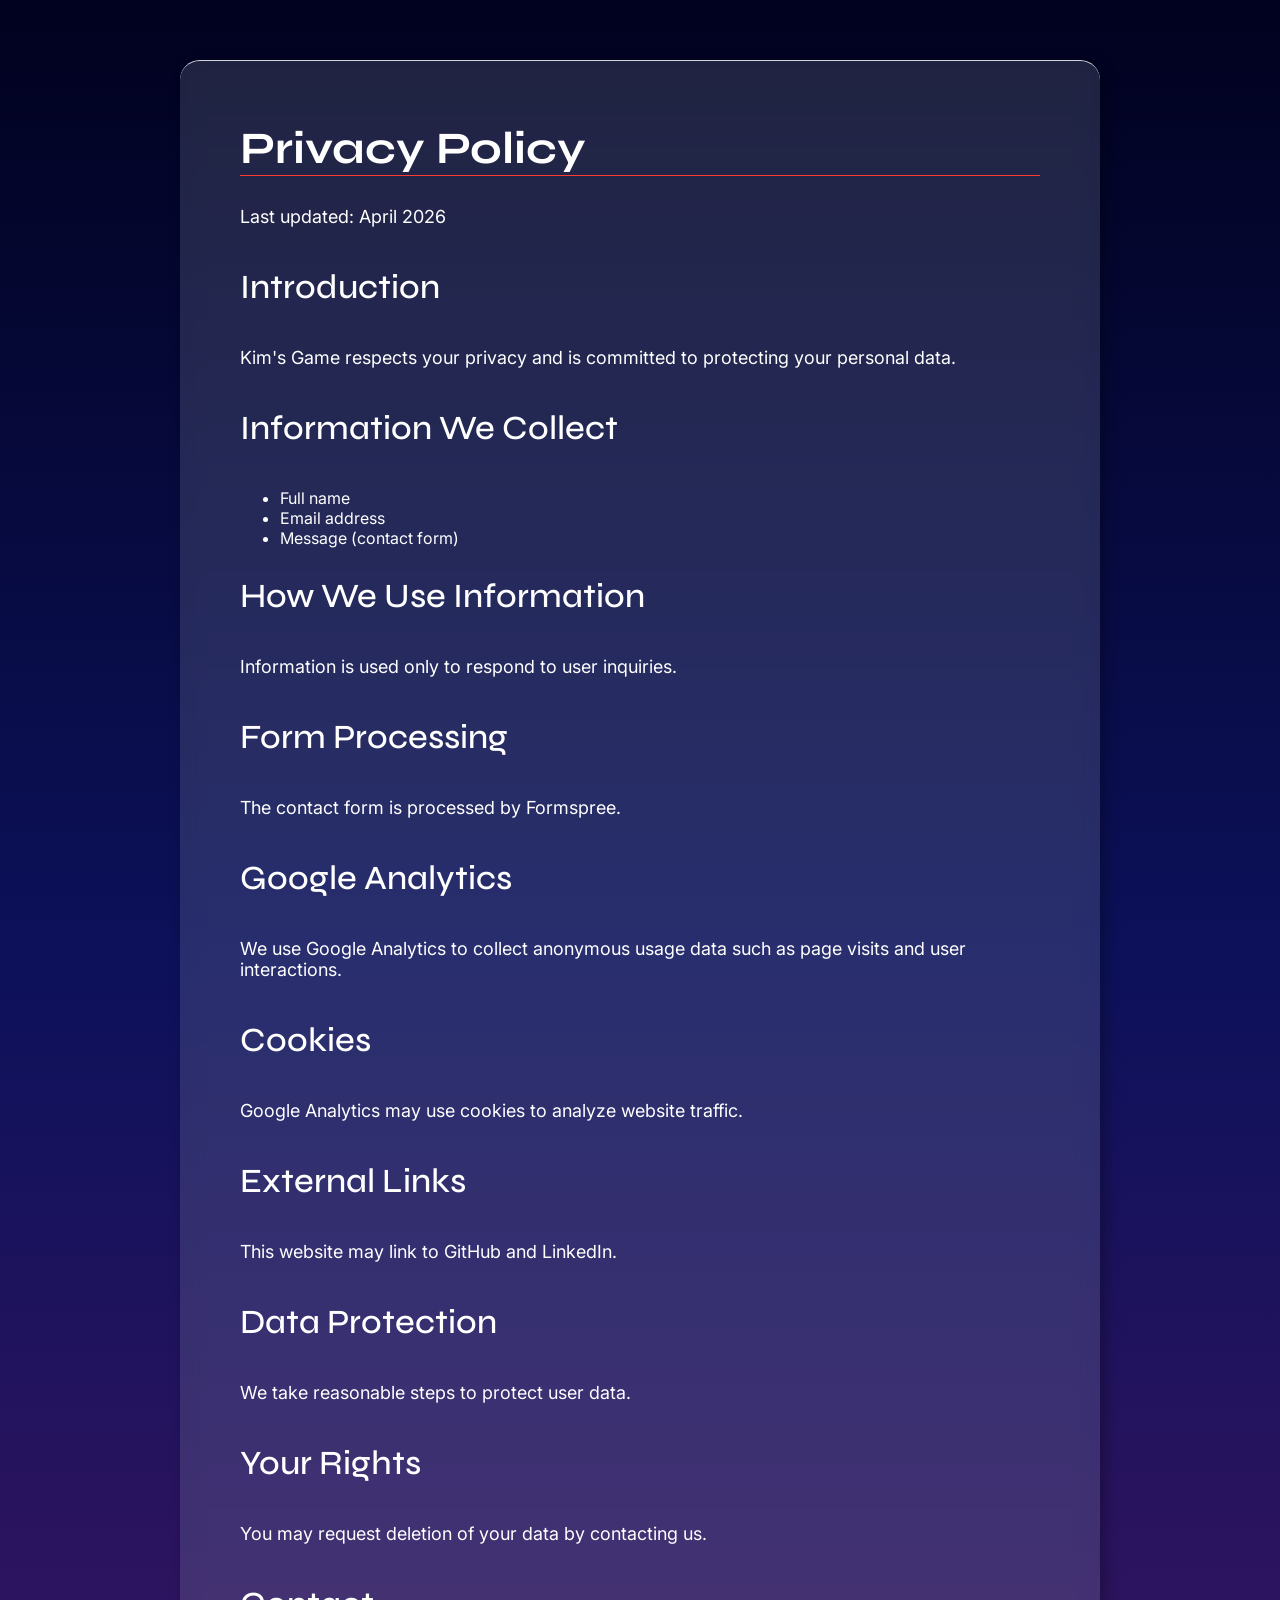
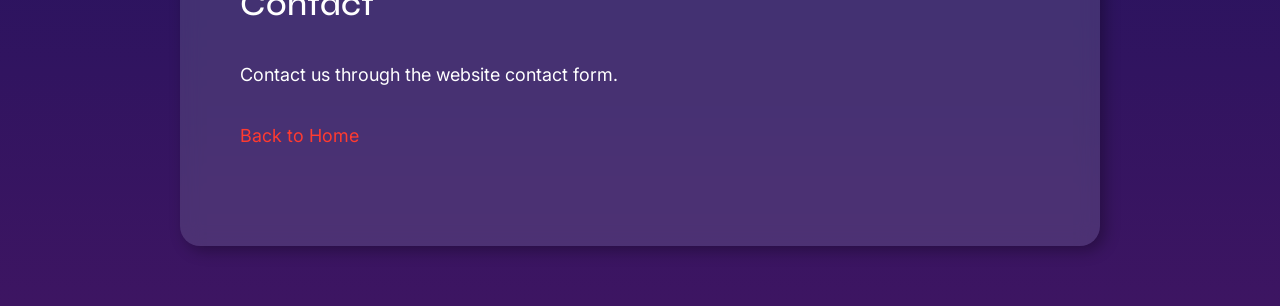
<file: privacy.html>
<!doctype html>
<html lang="en">
  <head>
    <meta charset="UTF-8" />
    <meta name="viewport" content="width=device-width, initial-scale=1.0" />
    <title>Privacy Policy | Kim's Game</title>
    <meta name="description" content="Privacy Policy for Kim's Game website." />
    <link rel="canonical" href="https://kimgame.com/privacy.html" />
    <link rel="icon" type="image/png" href="images/favicon-32x32-new.png" />
    <link rel="stylesheet" href="style.css" />
    <link rel="stylesheet" href="responsive.css" />

    <!-- Google Analytics -->
    <script
      async
      src="https://www.googletagmanager.com/gtag/js?id=G-5JM4D7DM56"
    ></script>
    <script>
      window.dataLayer = window.dataLayer || [];
      function gtag() {
        dataLayer.push(arguments);
      }
      gtag("js", new Date());
      gtag("config", "G-5JM4D7DM56", { anonymize_ip: true });
    </script>
    <!-- Google AdSense -->
    <script
      async
      src="https://pagead2.googlesyndication.com/pagead/js/adsbygoogle.js?client=ca-pub-4756297821491649"
      crossorigin="anonymous"
    ></script>
  </head>

  <body>
    <main class="other-container">
      <h1>Privacy Policy</h1>
      <p>Last updated: April 2026</p>

      <h2>Introduction</h2>
      <p>
        Kim's Game respects your privacy and is committed to protecting your
        personal data.
      </p>

      <h2>Information We Collect</h2>
      <ul>
        <li>Full name</li>
        <li>Email address</li>
        <li>Message (contact form)</li>
      </ul>

      <h2>How We Use Information</h2>
      <p>Information is used only to respond to user inquiries.</p>

      <h2>Form Processing</h2>
      <p>The contact form is processed by Formspree.</p>

      <h2>Google Analytics</h2>
      <p>
        We use Google Analytics to collect anonymous usage data such as page
        visits and user interactions.
      </p>

      <h2>Cookies</h2>
      <p>Google Analytics may use cookies to analyze website traffic.</p>

      <h2>External Links</h2>
      <p>This website may link to GitHub and LinkedIn.</p>

      <h2>Data Protection</h2>
      <p>We take reasonable steps to protect user data.</p>

      <h2>Your Rights</h2>
      <p>You may request deletion of your data by contacting us.</p>

      <h2>Contact</h2>
      <p>Contact us through the website contact form.</p>

      <p><a href="index.html">Back to Home</a></p>
    </main>
  </body>
</html>
</file>
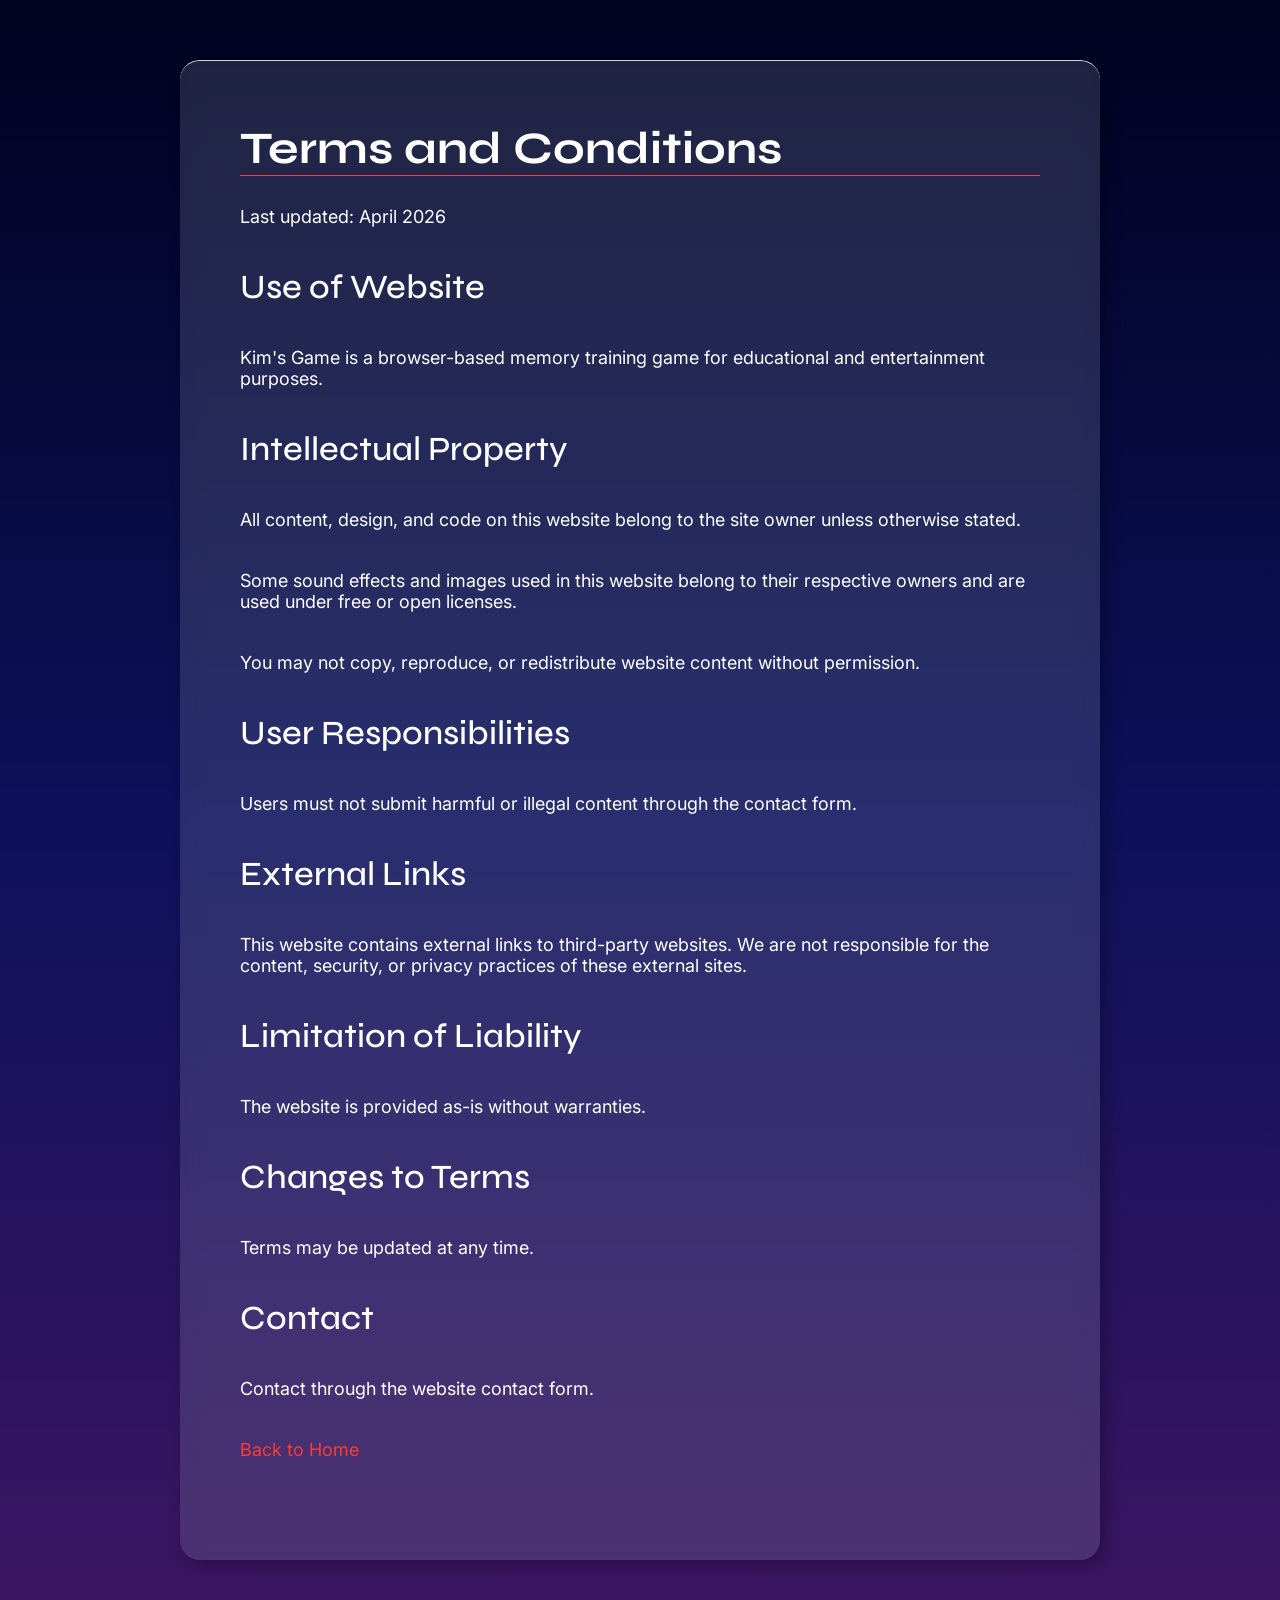
<file: terms.html>
<!doctype html>
<html lang="en">
  <head>
    <meta charset="UTF-8" />
    <meta name="viewport" content="width=device-width, initial-scale=1.0" />
    <title>Terms and Conditions | Kim's Game</title>
    <meta
      name="description"
      content="Terms and Conditions for Kim's Game website."
    />
    <link rel="canonical" href="https://kimgame.com/terms.html" />
    <link rel="icon" type="image/png" href="images/favicon-32x32-new.png" />
    <link rel="stylesheet" href="style.css" />
    <link rel="stylesheet" href="responsive.css" />

    <!-- Google Analytics -->
    <script
      async
      src="https://www.googletagmanager.com/gtag/js?id=G-5JM4D7DM56"
    ></script>
    <script>
      window.dataLayer = window.dataLayer || [];
      function gtag() {
        dataLayer.push(arguments);
      }
      gtag("js", new Date());
      gtag("config", "G-5JM4D7DM56", { anonymize_ip: true });
    </script>
    <!-- Google AdSense -->
    <script
      async
      src="https://pagead2.googlesyndication.com/pagead/js/adsbygoogle.js?client=ca-pub-4756297821491649"
      crossorigin="anonymous"
    ></script>
  </head>

  <body>
    <main class="other-container">
      <h1>Terms and Conditions</h1>
      <p>Last updated: April 2026</p>

      <h2>Use of Website</h2>
      <p>
        Kim's Game is a browser-based memory training game for educational and
        entertainment purposes.
      </p>

      <h2>Intellectual Property</h2>

      <p>
        All content, design, and code on this website belong to the site owner
        unless otherwise stated.
      </p>

      <p>
        Some sound effects and images used in this website belong to their
        respective owners and are used under free or open licenses.
      </p>

      <p>
        You may not copy, reproduce, or redistribute website content without
        permission.
      </p>

      <h2>User Responsibilities</h2>
      <p>
        Users must not submit harmful or illegal content through the contact
        form.
      </p>

      <h2>External Links</h2>
      <p>
        This website contains external links to third-party websites. We are not
        responsible for the content, security, or privacy practices of these
        external sites.
      </p>

      <h2>Limitation of Liability</h2>
      <p>The website is provided as-is without warranties.</p>

      <h2>Changes to Terms</h2>
      <p>Terms may be updated at any time.</p>

      <h2>Contact</h2>
      <p>Contact through the website contact form.</p>

      <p><a href="index.html">Back to Home</a></p>
    </main>
  </body>
</html>
</file>
<file: style.css>
@import url("https://fonts.googleapis.com/css2?family=Inter:ital,opsz,wght@0,14..32,100..900;1,14..32,100..900&family=Syne:wght@400..800&display=swap");

body {
  background: linear-gradient(#01021f, #0c115a, #3d1562);
  color: white;
  font-family: "Inter", sans-serif;
  margin: 0;
  padding: 0 100px;
}

h1,
h2 {
  font-family: "Syne", sans-serif;
  text-align: center;
}

html {
  scroll-behavior: smooth;
}

/* ---------nav----------- */

@keyframes nav-load {
  from {
    opacity: 0;
    transform: translateY(-100px);
  }
  to {
    opacity: 1;
    transform: translateY(0px);
  }
}

#logo-img {
  width: 90px;
  margin-right: 28px; /* space between logo and links */
  animation: list-item-load 500ms ease-in-out 300ms forwards;
  transform: scale(0);
}

.contact-container,
footer,
.about-container,
.intro-container,
.game-container,
.other-container,
.navbar-cont {
  background-color: rgba(157, 164, 189, 0.2);
  backdrop-filter: blur(10px); /* subtle blur for a frosted glass effect */
  padding: 60px;
  border-radius: 20px;
  border-top: 0.5px solid #d2d4d8;
  box-shadow: 5px 5px 15px rgba(0, 0, 0, 0.3); /* subtle shadow for depth */
  margin: 30px auto; /* keep outer spacing from the page edges */
  max-width: 1200px; /* limit max width for better readability */
}

.navbar-cont {
  display: flex;
  position: fixed;
  top: 0;
  z-index: 1000; /* ensure navbar is above other content */
  align-items: center;
  justify-content: space-between; /* logo left, links right */
  height: 80px;
  width: calc(100% - 280px); /* full width minus horizontal margins */
  padding: 0 40px; /* inner horizontal padding for consistent spacing */
  border-radius: 40px;
  animation: nav-load 500ms ease-in-out forwards;
  opacity: 0;
  transform: translateY(-250px);
}

.list ul {
  display: flex;
  align-items: center;
  gap: 28px; /* consistent spacing between items */
}

.list li {
  margin: 0; /* gap handles spacing now */
  list-style: none;
  cursor: pointer;
  font-size: 20px;
  animation: list-item-load 500ms ease-in-out 300ms forwards;
  transform: scale(0);
}

@keyframes list-item-load {
  0% {
    transform: scale(0);
  }
  90% {
    transform: scale(1.1); /* slight overshoot for a bounce effect */
  }
  100% {
    transform: scale(1);
  }
}

.list li a {
  color: white;
  text-decoration: none;
  transition: color 0.3s ease; /* smooth color change on hover */
}

.list li a::after {
  content: "";
  position: absolute;
  width: 0;
  height: 3px;
  left: 0;
  bottom: -5px;
  background: #ff3b30; /* red underline color */
  transition: width 0.5s ease-out; /* smooth underline animation */
}

.list li a:hover::after {
  width: 100%; /* expand underline to full width on hover */
}

.list ul input {
  width: 25px;
  height: 25px;
  border: none;
  background-color: rgba(255, 255, 255, 0.2);
  cursor: pointer;
}

/* ---------body---------------- */

.title-container {
  animation: title-load 400ms ease-in-out 400ms forwards;
  opacity: 0;
  transform: translateY(-50px);
}

@keyframes title-load {
  from {
    opacity: 0;
    transform: translateY(-50px);
  }
  to {
    opacity: 1;
    transform: translateY(0);
  }
}

main {
  margin-top: 150px;
  min-height: 100vh;
}

#memory {
  color: #ff3b30; /* red color for emphasis */
  font-weight: bold;
}

main h1 {
  font-size: 45px;
}

main h2 {
  font-size: 20px;
  margin-bottom: 40px;
  font-weight: 500;
}

main p {
  font-size: 25px;
  margin-bottom: 40px;
}

.timer {
  font-size: 30px;
  font-weight: bold;
  margin-top: 0;
}

.timeout-message {
  font-size: 24px;
  font-weight: bold;
}

@keyframes pulse {
  0% {
    transform: scale(1);
    color: white;
  }
  50% {
    transform: scale(1.05);
    color: #ff3b30; /* red color at the peak of the pulse */
  }
  100% {
    transform: scale(1);
    color: white;
  }
}

.game-container {
  display: flex;
  flex-direction: column;
  align-items: center;
  padding: 20px;
  transition: opacity 0.5s ease-out;
}

.game-container.fade-out {
  opacity: 0;
}

.images-container {
  display: flex;
  flex-wrap: wrap; /* allow images to wrap to next line if needed */
  gap: 20px; /* space between images */
  margin-top: 20px;
  /* make the images and labels stack vertically */
  justify-content: center; /* center the images and labels horizontally */
}

.image-item {
  display: flex;
  flex-direction: column;
  align-items: center;
  justify-content: center;
  opacity: 0;
  transform: translateY(50px) scale(0.8);
  transition: all 0.6s cubic-bezier(0.68, -0.55, 0.265, 1.55); /* bounce-like transition */
}

.image-item.animate-in {
  opacity: 1;
  transform: translateY(0) scale(1);
}

.images-container .game-image {
  width: 140px;
  height: 140px;
  /* object-fit: cover; */
  border-radius: 12px;
  border: 2px solid white; /* white border for better visibility */
  padding: 20px;
  transition: all 0.3s ease-in-out; /* smooth transition for hover effects */
}

.images-container .game-image:hover {
  transform: scale(1.05); /* subtle zoom effect on hover */
  box-shadow: 0 0 10px rgba(255, 255, 255, 0.5); /* white glow effect on hover */
  rotate: 5deg; /* slight rotation on hover for a dynamic effect */
  cursor: pointer;
  opacity: 0.95; /* slight fade effect on hover for better feedback */
}

.image-label {
  /* make the label text below the image */
  font-size: 18px;
  margin-top: 8px;
  text-align: center;
}

.game-container .input-container .game-input {
  border-radius: 10px;
  border: 1px solid #e0e2e6;
  background-color: transparent;
  padding: 20px;
  margin-bottom: 10px;
  color: white;
  font-size: 18px;
}

.game-container .input-container {
  display: grid; /* use grid layout for inputs */
  grid-template-columns: 1fr 1fr; /* 2 columns for inputs */
  gap: 20px; /* space between inputs */
  width: 90%; /* limit width of input container for better layout */
}

.submit-button {
  grid-column: span 2; /* make submit button span both columns */
  padding: 20px;
  background-color: #ff3b30; /* red background for submit button */
  color: white;
  border: none;
  border-radius: 10px;
  font-size: 18px;
  cursor: pointer;
  transition: background-color 0.3s ease; /* smooth hover effect */
}

.submit-button:hover {
  background-color: #c0392b; /* darker red on hover */
}

.result-message {
  font-size: 30px;
  font-weight: bold;
  color: #ff3b30; /* red color for result messages */
}

.score-message,
.well-done-message,
.try-again-message {
  margin-top: 0;
}

.best-score-message {
  margin-top: 0;
  color: #4caf50; /* green color for best score message */
  text-align: center;
  font-weight: bold;
}

.correct-answers {
  background-color: rgb(221, 217, 217, 0.2);
  width: 90%;
  display: flex;
  flex-wrap: wrap;
  border-radius: 12px;
  padding: 20px;
}

.correct-answer-item {
  background-color: #4caf50; /* green background for correct answers */
  color: white;
  padding: 10px 20px;
  border-radius: 8px;
  margin: 10px;
  font-size: 16px;
}

.correct-answers-title {
  display: block;
  width: 100%;
}

.user-answers {
  background-color: rgb(221, 217, 217, 0.2);
  width: 90%;
  display: flex;
  flex-wrap: wrap;
  border-radius: 12px;
  padding: 20px;
  margin-top: 20px;
  margin-bottom: 20px;
}

.user-answers .user-answer-item {
  color: white;
  padding: 10px 20px;
  border-radius: 8px;
  margin: 10px;
  font-size: 16px;
}

.user-answers-title {
  display: block;
  width: 100%;
}

.play-again-button {
  padding: 20px;
  margin: 0;
  margin-bottom: 20px;
  width: 93%;
  background-color: #cc2e26; /* red background for play again button */
  color: white;
  border: none;
  border-radius: 10px;
  font-size: 18px;
  cursor: pointer;
  transition: background-color 0.3s ease; /* smooth hover effect */
}

.play-again-button:hover {
  background-color: #c0392b; /* darker red on hover */
}

.level-container {
  display: flex;
  align-items: center;
  justify-content: center;
  gap: 20px;
  width: 100%;
  margin-bottom: 20px;
}

.game-item:hover {
  transform: scale(1.02); /* subtle zoom effect on hover */
  cursor: pointer;
  opacity: 0.95; /* slight fade effect on hover for better feedback */
}

.game-container p {
  font-weight: bold; /* make the first container's text bold */
}

#level-title {
  animation: title-load 400ms ease-in-out 500ms forwards;
  opacity: 0;
  transform: translateY(-50px);
}

.game-item {
  padding: 20px;
  border-radius: 20px;
  flex: 1; /* equal width for all items */
  text-align: center;
  height: 250px;
  transition: transform 0.3s ease-in-out; /* smooth transition for the zoom effect */
  animation: game-item-load 500ms ease-in-out 600ms forwards;
  translate: 0 5rem;
  scale: 0.8;
  filter: blur(5px) opacity(0) saturate(0) brightness(0.1);
}

@keyframes game-item-load {
  from {
    translate: 0 5rem;
    scale: 0.8;
    filter: blur(5px) opacity(0) saturate(0) brightness(0.1);
  }
  to {
    translate: 0 0;
    filter: none;
    scale: 1;
  }
}

.level-container .game-item.easy {
  background: linear-gradient(#64b035, #4caf50, #27852b);
}

.level-container .game-item.medium {
  background: linear-gradient(#f1c40f, #f39c12, #e67e22);
}

.level-container .game-item.hard {
  background: linear-gradient(#e74c3c, #c0392b, #a93226);
}

.info {
  display: flex;
  flex-direction: column;
  align-items: center;
  justify-content: center;
  gap: 8px;
  margin-top: 20px;
  background-color: rgb(221, 217, 217, 0.2);
  border-radius: 12px;
  padding: 20px;
}

i {
  font-size: 48px;
}

.level {
  font-size: 24px;
  font-weight: bold;
  display: block;
  margin-top: 30px;
}

/* ...................introduction.............. */

section h1 {
  font-size: 40px;
  margin-bottom: 40px;
}

#introduction {
  margin-top: 200px;
  text-align: center;
  min-height: 100vh;
}

.intro-container {
  display: flex;
  align-items: center;
  justify-content: space-between;
  gap: 20px;
}

.kim-wrapper {
  position: relative;
}

.intro-container #kim {
  width: 300px;
  border-radius: 12px;
  object-fit: cover;
  margin-top: 10px;
  transition: all 0.3s ease-in-out; /* smooth transition for hover effects */
}

.intro-container #kim:hover {
  transform: scale(1.05); /* subtle zoom effect on hover */
  box-shadow: 0 0 10px rgba(255, 255, 255, 0.5); /* white glow effect on hover */
  rotate: -5deg; /* slight rotation on hover for a dynamic effect */
  opacity: 0.95; /* slight fade effect on hover for better feedback */
}

.intro-container #gear {
  width: 100px;
  border-radius: 12px;
  object-fit: cover;
  position: absolute;
  top: -20px;
  right: -50px;
  animation: autorotate;
  animation-timeline: view();
  animation-range: cover 0% 80%;
}

@keyframes autorotate {
  from {
    transform: rotate(0deg);
  }
  to {
    transform: rotate(360deg);
  }
}

.content-container {
  max-width: 700px;
}

.content-container h2,
.about-wrapper h2,
.contact-container h2 {
  font-size: 28px;
  text-align: left;
  margin-bottom: 20px;
  border-bottom: 1px solid #ff3b30; /* red underline for section titles */
  padding-bottom: 10px;
  margin-top: 0;
}

.content-container p {
  font-size: 18px;
  line-height: 1.6;
  text-align: left;
  margin-right: 100px;
}

.fade-in {
  opacity: 0;
  transform: translateY(100px);
  animation: fadeInAnimation 1s forwards;
  animation-timeline: view();
  animation-range: cover 0% 30%;
}

@keyframes fadeInAnimation {
  to {
    opacity: 1;
    transform: translateY(0);
  }
}

/* --------------------------About----------------------------- */

#about {
  min-height: 100vh;
}

.about-container {
  display: flex;
  align-items: center;
  justify-content: space-between;
}

.about-container img {
  width: 300px;
  border-radius: 12px;
  object-fit: cover;
  margin-top: 10px;
  transition: all 0.3s ease-in-out; /* smooth transition for hover effects */
}

.about-container img:hover {
  transform: scale(1.05); /* subtle zoom effect on hover */
  box-shadow: 0 0 10px rgba(255, 255, 255, 0.5); /* white glow effect on hover */
  rotate: -5deg; /* slight rotation on hover for a dynamic effect */
  opacity: 0.95; /* slight fade effect on hover for better feedback */
}

.about-wrapper {
  max-width: 700px;
}

.about-wrapper p {
  font-size: 18px;
  line-height: 1.6;
  text-align: left;
  margin-right: 100px;
}

.about-wrapper p a {
  color: #ff3b30; /* red color for links */
  text-decoration: none;
  transition: color 0.3s ease; /* smooth color change on hover */
}

.about-wrapper p a:hover {
  color: #c0392b; /* darker red on hover */
}

/* --------------------------contact----------------------------- */

#contact {
  margin-bottom: 100px;
}

.contact-container p {
  font-size: 18px;
  line-height: 1.6;
}

.form-container {
  display: flex;
}

.form-container .phone-container {
  max-width: 400px;
  margin-right: 40px;
}

.form-container .phone-container i {
  font-size: 20px;
  color: #ff3b30; /* red color for the phone icon */
  transition: all 0.3s ease-in-out; /* smooth rotation on hover */
}

.form-container .phone-container a {
  text-decoration: none;
  color: inherit; /* inherit color from the parent element */
  transition: color 0.3s ease; /* smooth color change on hover */
}

.form-container .phone-container a:hover {
  color: #ff3b30; /* red color on hover */
}

.form-container .phone-container i:hover {
  transform: rotate(10deg);
}

.form-container form {
  display: flex;
  flex-direction: column;
  gap: 20px;
  flex: 1; /* allow form to take up remaining space */
}

.form-container form input,
.form-container form textarea {
  border-radius: 10px;
  border: 1px solid #e0e2e6;
  background-color: transparent;
  padding: 20px;
  color: white;
  font-size: 18px;
}

.form-container form textarea {
  resize: vertical; /* allow vertical resizing for textarea */
}

.form-container form input:focus,
.form-container form textarea:focus {
  outline: none;
  border-color: #ff3b30; /* red border on focus for better visibility */
  box-shadow: 0 0 5px rgba(255, 59, 48, 0.5); /* subtle red glow on focus */
}

.form-container form button {
  padding: 20px;
  background-color: transparent;
  color: white;
  border: 1px solid #ff3b30;
  border-radius: 10px;
  font-size: 18px;
  cursor: pointer;
  transition: background-color 0.3s ease; /* smooth hover effect */
}

.form-container form button:hover {
  background-color: #c0392b; /* darker red on hover */
}

#received {
  font-size: 18px;
  color: #4caf50; /* green color for success message */
  margin-top: 20px;
  display: none;
  opacity: 0;
  text-align: center;
  transition: opacity 0.5s ease-in-out; /* smooth fade-in effect */
}

/* --------------------------footer----------------------------- */

footer {
  text-align: center;
  padding: 20px;
  border-radius: 40px;
  margin: 30px auto 100px auto; /* keep outer spacing from the page edges */
  max-width: 1270px; /* limit max width for better readability */
}

footer .footer-container {
  display: flex;
  align-items: center;
  justify-content: space-around;
}

footer .footer-container a {
  text-decoration: none;
  color: inherit; /* inherit color from the parent element */
}

footer .footer-container i {
  font-size: 35px;
  transition: all 0.3s ease-in-out;
}

footer .footer-container i:hover {
  transform: scale(1.1);
  color: #ff3b30; /* red color on hover */
}

footer .footer-container .other-links a {
  display: block;
  margin-bottom: 5px;
}

footer .footer-container .other-links a:hover {
  color: #ff3b30; /* red color on hover for other links */
}

/* ----other styles----- */
.other-container {
  margin: 60px auto;
  max-width: 800px; /* limit max width for better readability */
}
.other-container p {
  font-size: 18px;
}
.other-container h1,
.other-container h2 {
  text-align: left;
}
.other-container h1 {
  border-bottom: 1px solid #ff3b30;
  margin-top: 0;
}
.other-container h2 {
  font-size: 34px;
}
.other-container a {
  color: #ff3b30;
  text-decoration: none;
}
</file>
<file: responsive.css>
/* Hamburger menu button */
.hamburger {
  display: none;
  flex-direction: column;
  cursor: pointer;
  gap: 6px;
}

.hamburger span {
  width: 28px;
  height: 3px;
  background-color: white;
  border-radius: 2px;
  transition: all 0.3s ease;
}

.hamburger.active span:nth-child(1) {
  transform: rotate(45deg) translate(10px, 10px);
}

.hamburger.active span:nth-child(2) {
  opacity: 0;
}

.hamburger.active span:nth-child(3) {
  transform: rotate(-45deg) translate(7px, -7px);
}

@keyframes menu-slide-down {
  from {
    opacity: 0;
    max-height: 0;
    transform: translateY(-10px);
  }
  to {
    opacity: 1;
    max-height: 500px;
    transform: translateY(0);
  }
}

@media (max-width: 1350px) {
  .intro-container #kim,
  .about-container img {
    width: 250px;
  }
  .intro-container #gear {
    width: 80px;
    right: -40px;
  }
  .content-container p,
  .about-container .about-wrapper p {
    margin-right: 0;
    font-size: 16px;
  }
  .content-container,
  .about-container .about-wrapper {
    margin-left: 20px;
  }
}

@media (max-width: 1100px) {
  .intro-container #kim,
  .about-container img {
    width: 220px;
  }
  section h1 {
    font-size: 35px;
  }
  .content-container h2,
  .about-container .about-wrapper h2,
  .contact-container h2 {
    font-size: 25px;
  }
  .content-container p,
  .about-container .about-wrapper p,
  .contact-container p,
  footer p {
    font-size: 15px;
  }
  footer .footer-container i {
    font-size: 30px;
  }
}
/* Responsive tweaks: tighten spacing and sizes on tablets */
@media (max-width: 900px) {
  #logo-img {
    width: 80px;
    margin-right: 14px;
  }
  .navbar-cont {
    height: 64px;
    margin: 20px auto;
    padding: 0 25px;
    width: calc(100% - 250px);
  }
  .list ul {
    gap: 12px;
  }
  .list li {
    font-size: 16px;
  }
  main h1,
  .other-container h1 {
    font-size: 40px;
  }
  main h2 {
    font-size: 18px;
  }
  main p,
  main .level,
  main .timer,
  main .timeout-message,
  main .result-message {
    font-size: 20px;
  }
  main i {
    font-size: 28px;
  }
  main .info span {
    font-size: 14px;
  }
  main .images-container .game-image {
    width: 100px;
    height: 100px;
  }
  main .game-item {
    height: auto;
  }
  .intro-container,
  .about-container {
    flex-direction: column-reverse;
    align-items: center;
    text-align: center;
  }
  .form-container {
    flex-direction: column;
  }
  .form-container .phone-container {
    max-width: 100%;
  }
  .other-container {
    padding: 40px;
  }
  .other-container p {
    font-size: 16px;
  }
  .other-container h2 {
    font-size: 30px;
  }
}

/* Mobile responsiveness: small phones and tablets */
@media (max-width: 768px) {
  .hamburger {
    display: flex;
  }
  .navbar-cont {
    flex-wrap: wrap;
    height: auto;
    margin: 15px auto;
    padding: 12px;
    border-radius: 20px;
    width: calc(100% - 125px);
  }
  #logo-img {
    width: 60px;
  }
  .list {
    width: 100%;
    margin-top: 12px;
    max-height: 0;
    opacity: 0;
    overflow: hidden;
    transition: all 0.3s ease-in-out;
    visibility: hidden;
    margin-right: 60px;
  }
  .list.active {
    max-height: 500px;
    opacity: 1;
    visibility: visible;
  }
  .list ul {
    flex-direction: column;
    gap: 0;
    width: 100%;
  }
  .list li {
    padding: 12px 0;
    border-bottom: 1px solid rgba(255, 255, 255, 0.1);
    font-size: 16px;
  }
  .list li:last-child {
    border-bottom: none;
  }
  .list li a {
    display: block;
  }
  .input-js {
    margin-top: 8px;
  }

  /* -------main------- */
  main {
    margin-top: 120px;
  }
  main h1 {
    font-size: 32px;
    margin-top: 0;
  }
  main h2 {
    font-size: 16px;
  }
  main p,
  main .level,
  main .timer,
  main .timeout-message,
  main .result-message {
    font-size: 18px;
  }
  main .game-container .input-container {
    grid-template-columns: 1fr;
  }
  .level-container {
    flex-direction: column;
  }
  .level-container .game-item {
    width: 90%;
    margin-bottom: 16px;
  }
  main .game-container .input-container .submit-button {
    grid-column: span 1;
  }
  main .images-container .game-image {
    width: 80px;
    height: 80px;
  }
  /* ---intro--- */
  body {
    padding: 0 50px;
  }
  .intro-container #kim,
  .about-container img {
    width: 200px;
  }
  .intro-container #gear {
    width: 70px;
    right: -30px;
  }
  .content-container p,
  .about-container .about-wrapper p,
  .contact-container p,
  footer p,
  footer .footer-container .other-links a,
  .other-container p {
    font-size: 14px;
  }
  section h1,
  .other-container h1 {
    font-size: 28px;
  }
  .content-container h2,
  .about-container .about-wrapper h2,
  .contact-container h2,
  .other-container h2 {
    font-size: 20px;
  }
  footer .footer-container i {
    font-size: 25px;
  }
  footer .footer-container {
    flex-direction: column;
    gap: 12px;
  }
  footer {
    border-radius: 20px;
  }
}

/* Mobile responsiveness: very small phones */

@media (max-width: 480px) {
  body {
    padding: 0 30px;
  }
  .navbar-cont {
    width: calc(100% - 85px);
  }
  main h1 {
    font-size: 30px;
  }
  .other-container h1 {
    font-size: 26px;
  }
  main p,
  main .level,
  main .timer,
  main .timeout-message,
  main .result-message {
    font-size: 16px;
  }
  main .images-container .game-image {
    width: 50px;
    height: 50px;
  }
  .intro-container,
  .about-container,
  .contact-container,
  .other-container {
    padding: 20px;
  }
  .intro-container #kim,
  .about-container img {
    width: 180px;
  }
  .intro-container #gear {
    width: 60px;
    right: -25px;
  }
  section h1 {
    font-size: 25px;
  }
  .content-container h2,
  .about-container .about-wrapper h2,
  .contact-container h2 {
    font-size: 18px;
  }
  .content-container,
  .about-container .about-wrapper {
    margin-left: 0;
  }
}
</file>
